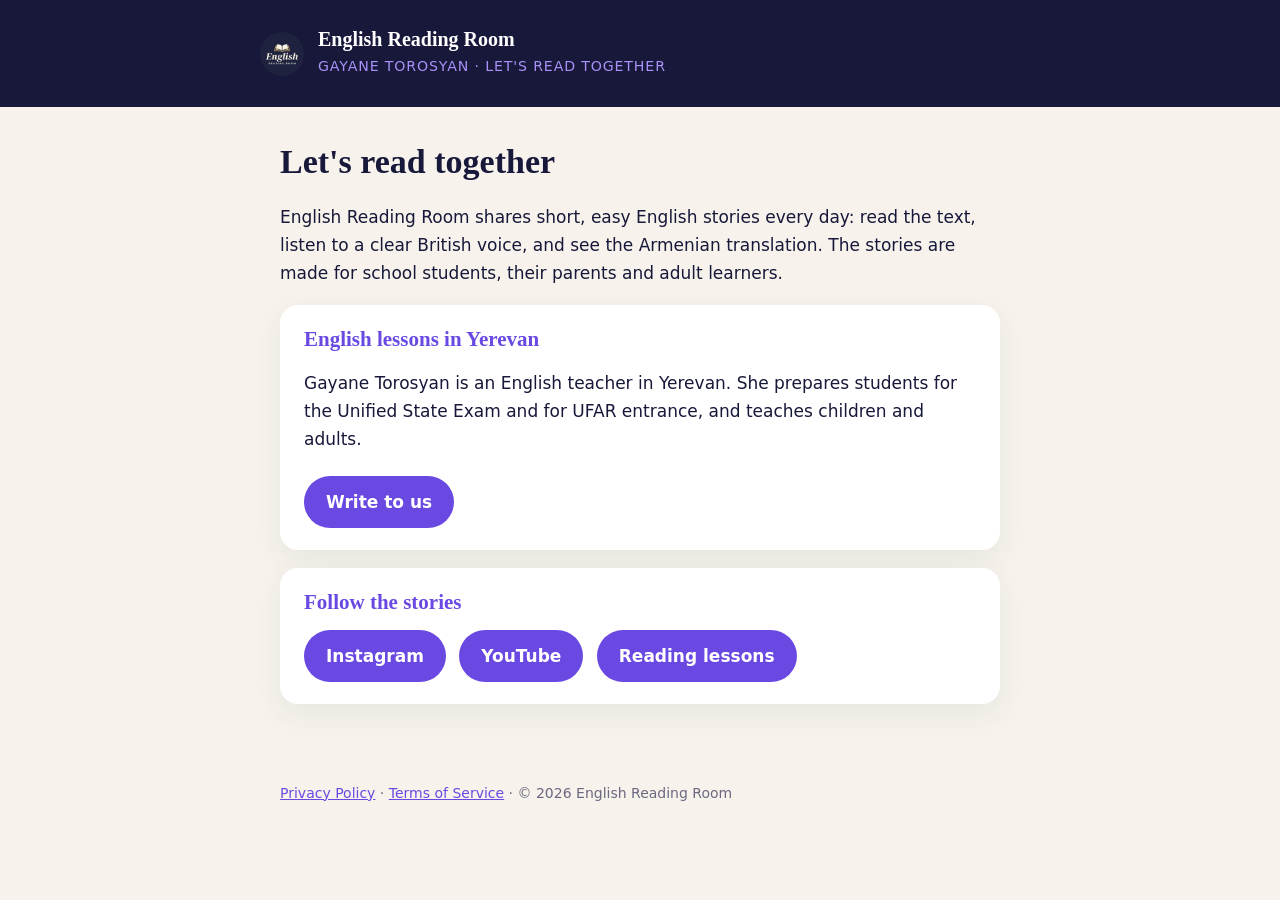
<file: index.html>
<!doctype html><html lang="en"><head><meta charset="utf-8"><meta name="viewport" content="width=device-width,initial-scale=1">
<title>English Reading Room · Gayane Torosyan</title><meta name="description" content="Easy English stories to read and listen, and English lessons in Yerevan with Gayane Torosyan.">
<link rel="stylesheet" href="style.css"></head><body>
<header><div class="in"><a class="brand" href="./"><img src="icon.png" alt=""><span><b>English Reading Room</b><small>GAYANE TOROSYAN · LET'S READ TOGETHER</small></span></a></div></header>
<main>
<h1>Let's read together</h1>
<p>English Reading Room shares short, easy English stories every day: read the text, listen to a clear British voice, and see the Armenian translation. The stories are made for school students, their parents and adult learners.</p>
<div class="card"><h2 style="margin-top:0">English lessons in Yerevan</h2>
<p>Gayane Torosyan is an English teacher in Yerevan. She prepares students for the Unified State Exam and for UFAR entrance, and teaches children and adults.</p>
<a class="btn" href="mailto:englishreadingroom.am@gmail.com">Write to us</a></div>
<div class="card"><h2 style="margin-top:0">Follow the stories</h2>
<a class="btn" href="https://www.instagram.com/english.readingroom/">Instagram</a>
<a class="btn" href="https://www.youtube.com/@english.readingroom">YouTube</a>
<a class="btn" href="https://98torosyan.github.io/english-reading/">Reading lessons</a></div>
</main>
<footer><a href="privacy.html">Privacy Policy</a> · <a href="terms.html">Terms of Service</a> · © 2026 English Reading Room</footer>
</body></html>
</file>
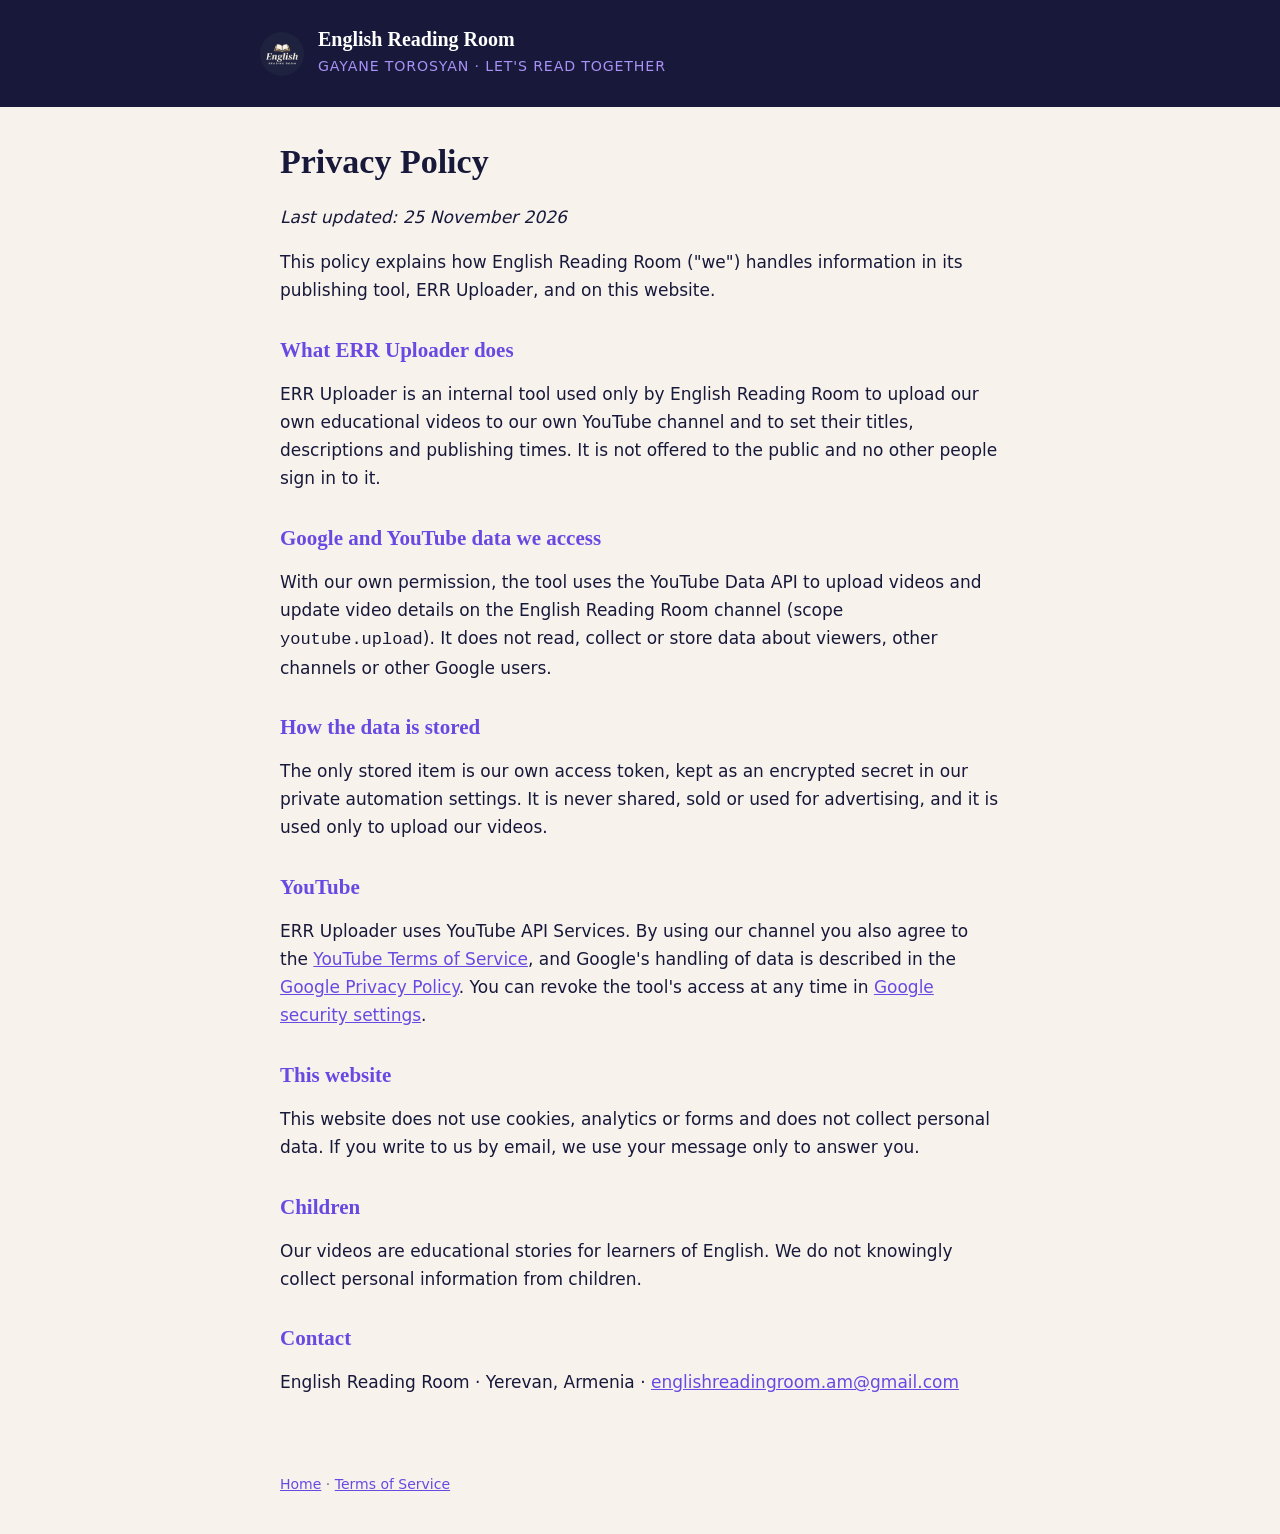
<file: privacy.html>
<!doctype html><html lang="en"><head><meta charset="utf-8"><meta name="viewport" content="width=device-width,initial-scale=1">
<title>Privacy Policy · English Reading Room</title><link rel="stylesheet" href="style.css"></head><body>
<header><div class="in"><a class="brand" href="./"><img src="icon.png" alt=""><span><b>English Reading Room</b><small>GAYANE TOROSYAN · LET'S READ TOGETHER</small></span></a></div></header>
<main><h1>Privacy Policy</h1><p><i>Last updated: 25 November 2026</i></p>
<p>This policy explains how English Reading Room ("we") handles information in its publishing tool, ERR Uploader, and on this website.</p>
<h2>What ERR Uploader does</h2>
<p>ERR Uploader is an internal tool used only by English Reading Room to upload our own educational videos to our own YouTube channel and to set their titles, descriptions and publishing times. It is not offered to the public and no other people sign in to it.</p>
<h2>Google and YouTube data we access</h2>
<p>With our own permission, the tool uses the YouTube Data API to upload videos and update video details on the English Reading Room channel (scope <code>youtube.upload</code>). It does not read, collect or store data about viewers, other channels or other Google users.</p>
<h2>How the data is stored</h2>
<p>The only stored item is our own access token, kept as an encrypted secret in our private automation settings. It is never shared, sold or used for advertising, and it is used only to upload our videos.</p>
<h2>YouTube</h2>
<p>ERR Uploader uses YouTube API Services. By using our channel you also agree to the <a href="https://www.youtube.com/t/terms">YouTube Terms of Service</a>, and Google's handling of data is described in the <a href="https://policies.google.com/privacy">Google Privacy Policy</a>. You can revoke the tool's access at any time in <a href="https://myaccount.google.com/permissions">Google security settings</a>.</p>
<h2>This website</h2>
<p>This website does not use cookies, analytics or forms and does not collect personal data. If you write to us by email, we use your message only to answer you.</p>
<h2>Children</h2>
<p>Our videos are educational stories for learners of English. We do not knowingly collect personal information from children.</p>
<h2>Contact</h2>
<p>English Reading Room · Yerevan, Armenia · <a href="mailto:englishreadingroom.am@gmail.com">englishreadingroom.am@gmail.com</a></p></main>
<footer><a href="./">Home</a> · <a href="terms.html">Terms of Service</a></footer></body></html>
</file>
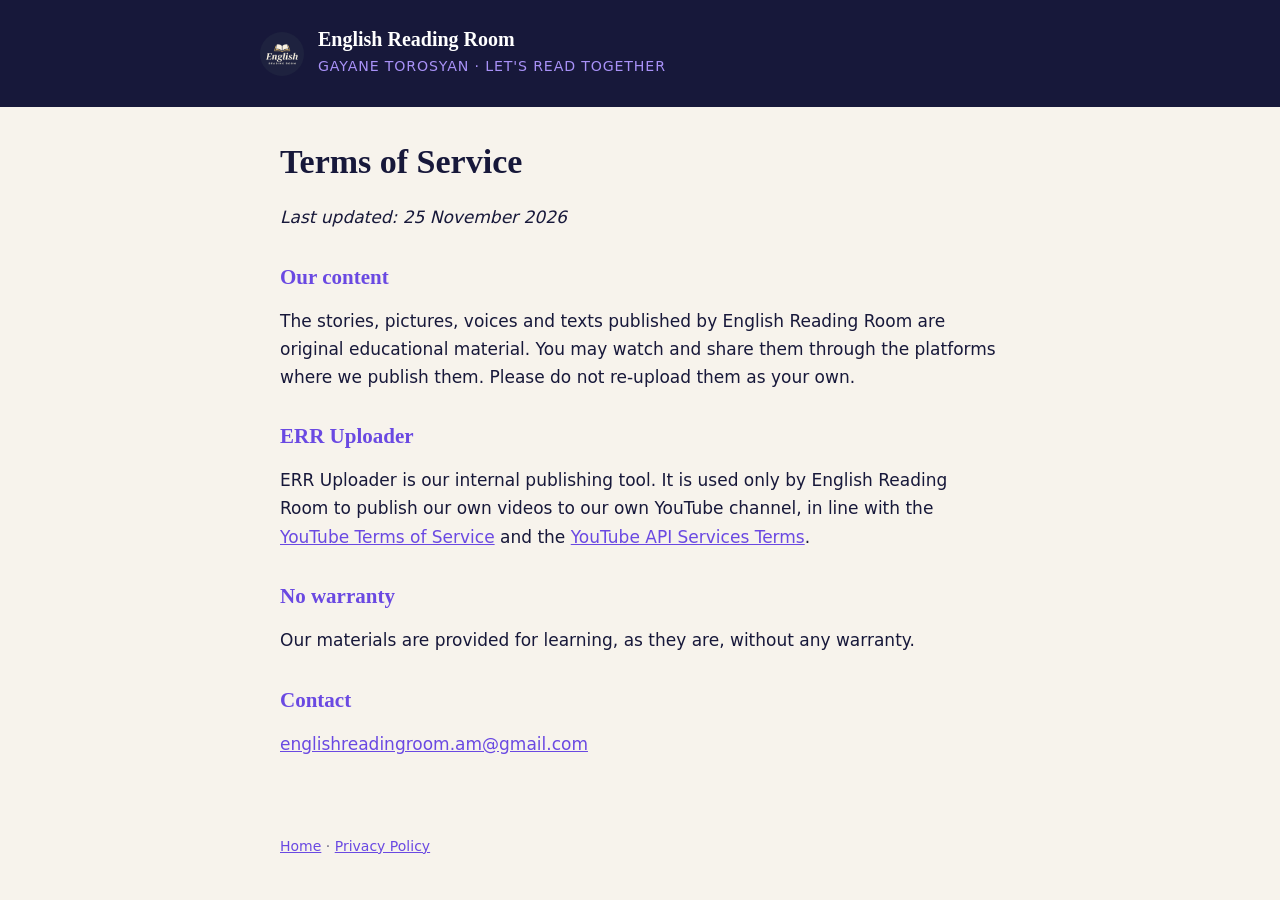
<file: terms.html>
<!doctype html><html lang="en"><head><meta charset="utf-8"><meta name="viewport" content="width=device-width,initial-scale=1">
<title>Terms of Service · English Reading Room</title><link rel="stylesheet" href="style.css"></head><body>
<header><div class="in"><a class="brand" href="./"><img src="icon.png" alt=""><span><b>English Reading Room</b><small>GAYANE TOROSYAN · LET'S READ TOGETHER</small></span></a></div></header>
<main><h1>Terms of Service</h1><p><i>Last updated: 25 November 2026</i></p>
<h2>Our content</h2><p>The stories, pictures, voices and texts published by English Reading Room are original educational material. You may watch and share them through the platforms where we publish them. Please do not re-upload them as your own.</p>
<h2>ERR Uploader</h2><p>ERR Uploader is our internal publishing tool. It is used only by English Reading Room to publish our own videos to our own YouTube channel, in line with the <a href="https://www.youtube.com/t/terms">YouTube Terms of Service</a> and the <a href="https://developers.google.com/youtube/terms/api-services-terms-of-service">YouTube API Services Terms</a>.</p>
<h2>No warranty</h2><p>Our materials are provided for learning, as they are, without any warranty.</p>
<h2>Contact</h2><p><a href="mailto:englishreadingroom.am@gmail.com">englishreadingroom.am@gmail.com</a></p></main>
<footer><a href="./">Home</a> · <a href="privacy.html">Privacy Policy</a></footer></body></html>
</file>
<file: style.css>
:root{--violet:#6A49E2;--navy:#17183A;--lav:#A891F7;--gold:#E9C46A;--paper:#F7F3EC}
*{box-sizing:border-box}body{margin:0;background:var(--paper);color:var(--navy);font:17px/1.65 Inter,system-ui,-apple-system,Segoe UI,sans-serif}
header{background:var(--navy);color:#fff;padding:28px 20px}header .in,main{max-width:760px;margin:0 auto}
header a{color:#fff;text-decoration:none}.brand{display:flex;align-items:center;gap:14px}.brand img{width:44px;height:44px;border-radius:50%}
.brand b{display:block;font:600 20px Georgia,serif}.brand small{color:var(--lav);letter-spacing:.06em}
main{padding:28px 20px 60px}h1{font:600 34px/1.2 Georgia,serif;margin:.2em 0 .6em}h2{font:600 21px Georgia,serif;margin:1.6em 0 .4em;color:var(--violet)}
a{color:var(--violet)}.card{background:#fff;border-radius:18px;padding:22px 24px;box-shadow:0 10px 30px #17183a12;margin:18px 0}
.btn{display:inline-block;background:var(--violet);color:#fff;padding:12px 22px;border-radius:999px;text-decoration:none;font-weight:600;margin:6px 8px 0 0}
footer{max-width:760px;margin:0 auto;padding:0 20px 40px;color:#6b6880;font-size:14px}
</file>
